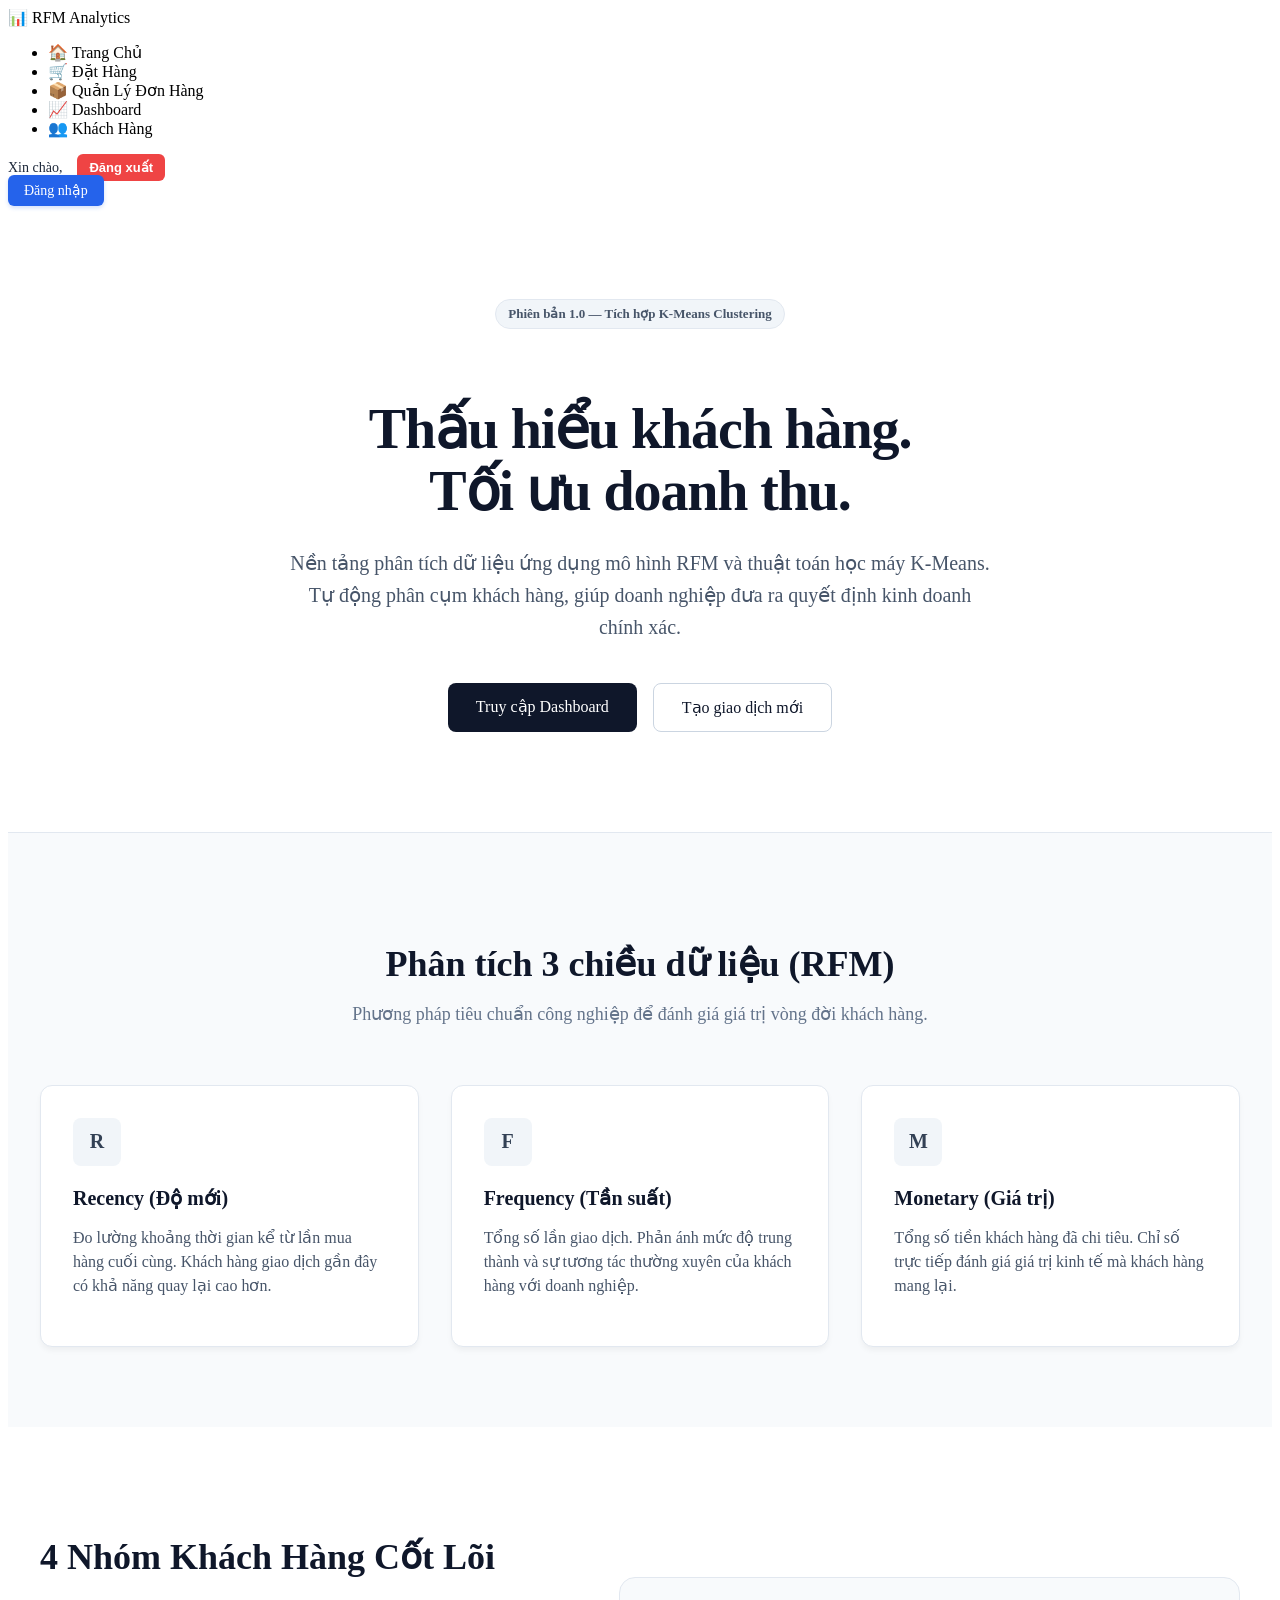
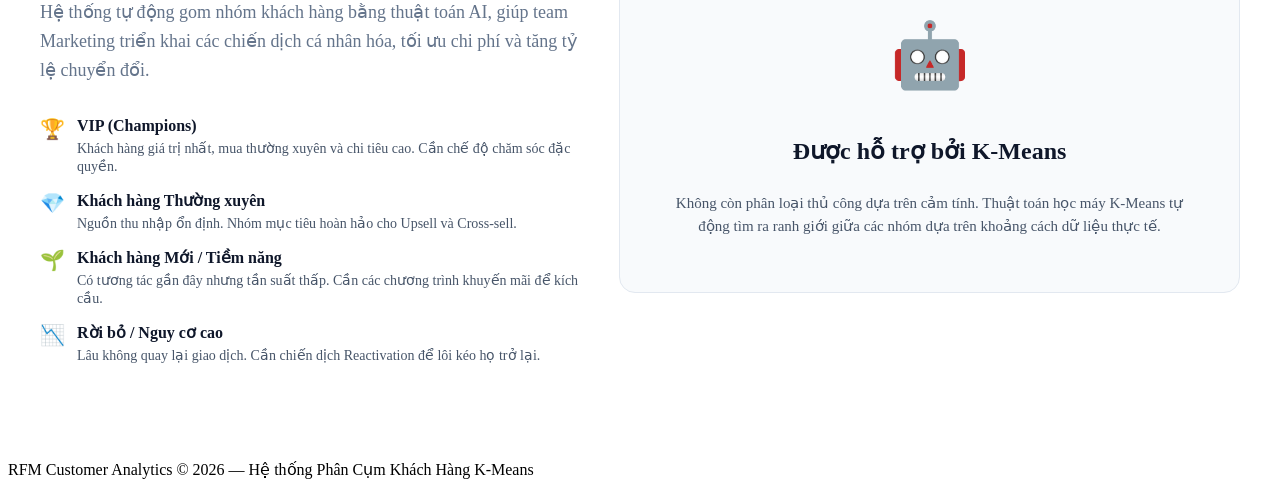
<file: web/target/classes/templates/index.html>
<!DOCTYPE html>
<html lang="vi" xmlns:th="http://www.thymeleaf.org" xmlns:sec="http://www.thymeleaf.org/extras/spring-security">
<head>
    <meta charset="UTF-8"/>
    <meta name="viewport" content="width=device-width, initial-scale=1.0"/>
    <title>RFM Customer Analytics — Trang Chủ</title>
    <meta name="description" content="Hệ thống phân cụm khách hàng RFM &amp; K-Means — Phân tích, trực quan hóa và tối ưu chiến lược marketing."/>
    <link rel="preconnect" href="https://fonts.googleapis.com"/>
    <link href="https://fonts.googleapis.com/css2?family=Inter:wght@300;400;500;600;700&display=swap" rel="stylesheet"/>
    <link rel="stylesheet" th:href="@{/css/style.css}"/>
</head>
<body>

<!-- NAVBAR -->
<nav class="navbar">
    <div class="navbar-brand">
        <span class="brand-icon">📊</span>
        <span class="brand-text">RFM Analytics</span>
    </div>
    <ul class="navbar-menu">
        <li><a th:href="@{/}" class="active" id="nav-home">🏠 Trang Chủ</a></li>
        <li sec:authorize="isAuthenticated()"><a th:href="@{/order}" id="nav-order">🛒 Đặt Hàng</a></li>
        <li sec:authorize="hasRole('ADMIN')"><a th:href="@{/orders}" id="nav-orders">📦 Quản Lý Đơn Hàng</a></li>
        <li sec:authorize="hasRole('ADMIN')"><a th:href="@{/dashboard}" id="nav-dashboard">📈 Dashboard</a></li>
        <li sec:authorize="hasRole('ADMIN')"><a th:href="@{/customers}" id="nav-customers">👥 Khách Hàng</a></li>
    </ul>
    <div class="navbar-user" sec:authorize="isAuthenticated()" style="display: flex; align-items: center; gap: 15px; margin-left: auto;">
        <span style="font-size: 14px; font-weight: 500; color: #1e293b;">
            Xin chào, <b sec:authentication="name" style="color: #2563eb;"></b>
        </span>
        <form th:action="@{/logout}" method="post" style="margin: 0;">
            <button type="submit" style="background: #ef4444; color: white; border: none; padding: 6px 12px; border-radius: 6px; cursor: pointer; font-size: 13px; font-weight: 600;">Đăng xuất</button>
        </form>
    </div>
    <div class="navbar-user" sec:authorize="!isAuthenticated()" style="margin-left: auto;">
        <a th:href="@{/login}" style="background: #2563eb; color: white; text-decoration: none; padding: 8px 16px; border-radius: 6px; font-weight: 500; font-size: 14px; box-shadow: 0 2px 4px rgba(37, 99, 235, 0.2);">Đăng nhập</a>
    </div>
</nav>

<main class="main-content" style="background-color: #ffffff; padding-top: 0;">

    <!-- SAAS HERO SECTION -->
    <section style="padding: 100px 20px; text-align: center; max-width: 900px; margin: 0 auto;">
        <div style="display: inline-block; padding: 6px 12px; background: #f1f5f9; color: #475569; font-size: 13px; font-weight: 600; border-radius: 20px; margin-bottom: 24px; border: 1px solid #e2e8f0;">
            Phiên bản 1.0 — Tích hợp K-Means Clustering
        </div>
        <h1 style="font-size: 3.5rem; font-weight: 800; color: #0f172a; line-height: 1.1; margin-bottom: 24px; letter-spacing: -0.02em;">
            Thấu hiểu khách hàng.<br/>Tối ưu doanh thu.
        </h1>
        <p style="font-size: 1.25rem; color: #475569; line-height: 1.6; max-width: 700px; margin: 0 auto 40px;">
            Nền tảng phân tích dữ liệu ứng dụng mô hình RFM và thuật toán học máy K-Means. Tự động phân cụm khách hàng, giúp doanh nghiệp đưa ra quyết định kinh doanh chính xác.
        </p>
        <div style="display: flex; gap: 16px; justify-content: center;">
            <a th:href="@{/dashboard}" style="background-color: #0f172a; color: #ffffff; padding: 14px 28px; font-size: 16px; font-weight: 500; border-radius: 8px; text-decoration: none; transition: background-color 0.2s;">
                Truy cập Dashboard
            </a>
            <a th:href="@{/order}" style="background-color: #ffffff; color: #0f172a; padding: 14px 28px; font-size: 16px; font-weight: 500; border-radius: 8px; text-decoration: none; border: 1px solid #cbd5e1; transition: border-color 0.2s;">
                Tạo giao dịch mới
            </a>
        </div>
    </section>

    <!-- METRICS EXPLANATION -->
    <section style="background-color: #f8fafc; padding: 80px 20px; border-top: 1px solid #e2e8f0;">
        <div style="max-width: 1200px; margin: 0 auto;">
            <div style="text-align: center; margin-bottom: 60px;">
                <h2 style="font-size: 2.25rem; font-weight: 700; color: #0f172a; margin-bottom: 16px;">Phân tích 3 chiều dữ liệu (RFM)</h2>
                <p style="font-size: 1.125rem; color: #64748b;">Phương pháp tiêu chuẩn công nghiệp để đánh giá giá trị vòng đời khách hàng.</p>
            </div>
            
            <div style="display: grid; grid-template-columns: repeat(auto-fit, minmax(300px, 1fr)); gap: 32px;">
                <div style="background: #ffffff; padding: 32px; border-radius: 12px; border: 1px solid #e2e8f0; box-shadow: 0 4px 6px -1px rgba(0, 0, 0, 0.05);">
                    <div style="width: 48px; height: 48px; background: #f1f5f9; border-radius: 8px; display: flex; align-items: center; justify-content: center; font-size: 20px; font-weight: bold; color: #334155; margin-bottom: 20px;">R</div>
                    <h3 style="font-size: 1.25rem; font-weight: 600; color: #0f172a; margin-bottom: 12px;">Recency (Độ mới)</h3>
                    <p style="color: #475569; line-height: 1.5;">Đo lường khoảng thời gian kể từ lần mua hàng cuối cùng. Khách hàng giao dịch gần đây có khả năng quay lại cao hơn.</p>
                </div>
                
                <div style="background: #ffffff; padding: 32px; border-radius: 12px; border: 1px solid #e2e8f0; box-shadow: 0 4px 6px -1px rgba(0, 0, 0, 0.05);">
                    <div style="width: 48px; height: 48px; background: #f1f5f9; border-radius: 8px; display: flex; align-items: center; justify-content: center; font-size: 20px; font-weight: bold; color: #334155; margin-bottom: 20px;">F</div>
                    <h3 style="font-size: 1.25rem; font-weight: 600; color: #0f172a; margin-bottom: 12px;">Frequency (Tần suất)</h3>
                    <p style="color: #475569; line-height: 1.5;">Tổng số lần giao dịch. Phản ánh mức độ trung thành và sự tương tác thường xuyên của khách hàng với doanh nghiệp.</p>
                </div>
                
                <div style="background: #ffffff; padding: 32px; border-radius: 12px; border: 1px solid #e2e8f0; box-shadow: 0 4px 6px -1px rgba(0, 0, 0, 0.05);">
                    <div style="width: 48px; height: 48px; background: #f1f5f9; border-radius: 8px; display: flex; align-items: center; justify-content: center; font-size: 20px; font-weight: bold; color: #334155; margin-bottom: 20px;">M</div>
                    <h3 style="font-size: 1.25rem; font-weight: 600; color: #0f172a; margin-bottom: 12px;">Monetary (Giá trị)</h3>
                    <p style="color: #475569; line-height: 1.5;">Tổng số tiền khách hàng đã chi tiêu. Chỉ số trực tiếp đánh giá giá trị kinh tế mà khách hàng mang lại.</p>
                </div>
            </div>
        </div>
    </section>

    <!-- CUSTOMER SEGMENTS -->
    <section style="padding: 80px 20px;">
        <div style="max-width: 1200px; margin: 0 auto;">
            <div style="display: flex; flex-wrap: wrap; align-items: center; gap: 40px;">
                <div style="flex: 1; min-width: 300px;">
                    <h2 style="font-size: 2.25rem; font-weight: 700; color: #0f172a; margin-bottom: 20px;">4 Nhóm Khách Hàng Cốt Lõi</h2>
                    <p style="font-size: 1.125rem; color: #64748b; line-height: 1.6; margin-bottom: 32px;">
                        Hệ thống tự động gom nhóm khách hàng bằng thuật toán AI, giúp team Marketing triển khai các chiến dịch cá nhân hóa, tối ưu chi phí và tăng tỷ lệ chuyển đổi.
                    </p>
                    <ul style="list-style: none; padding: 0; margin: 0; display: flex; flex-direction: column; gap: 16px;">
                        <li style="display: flex; align-items: flex-start; gap: 12px;">
                            <span style="font-size: 20px;">🏆</span>
                            <div>
                                <strong style="color: #0f172a; display: block; margin-bottom: 4px;">VIP (Champions)</strong>
                                <span style="color: #475569; font-size: 14px;">Khách hàng giá trị nhất, mua thường xuyên và chi tiêu cao. Cần chế độ chăm sóc đặc quyền.</span>
                            </div>
                        </li>
                        <li style="display: flex; align-items: flex-start; gap: 12px;">
                            <span style="font-size: 20px;">💎</span>
                            <div>
                                <strong style="color: #0f172a; display: block; margin-bottom: 4px;">Khách hàng Thường xuyên</strong>
                                <span style="color: #475569; font-size: 14px;">Nguồn thu nhập ổn định. Nhóm mục tiêu hoàn hảo cho Upsell và Cross-sell.</span>
                            </div>
                        </li>
                        <li style="display: flex; align-items: flex-start; gap: 12px;">
                            <span style="font-size: 20px;">🌱</span>
                            <div>
                                <strong style="color: #0f172a; display: block; margin-bottom: 4px;">Khách hàng Mới / Tiềm năng</strong>
                                <span style="color: #475569; font-size: 14px;">Có tương tác gần đây nhưng tần suất thấp. Cần các chương trình khuyến mãi để kích cầu.</span>
                            </div>
                        </li>
                        <li style="display: flex; align-items: flex-start; gap: 12px;">
                            <span style="font-size: 20px;">📉</span>
                            <div>
                                <strong style="color: #0f172a; display: block; margin-bottom: 4px;">Rời bỏ / Nguy cơ cao</strong>
                                <span style="color: #475569; font-size: 14px;">Lâu không quay lại giao dịch. Cần chiến dịch Reactivation để lôi kéo họ trở lại.</span>
                            </div>
                        </li>
                    </ul>
                </div>
                <div style="flex: 1; min-width: 300px; background: #f8fafc; border: 1px solid #e2e8f0; border-radius: 16px; padding: 40px; text-align: center; display: flex; flex-direction: column; align-items: center; justify-content: center;">
                    <div style="font-size: 64px; margin-bottom: 20px;">🤖</div>
                    <h3 style="font-size: 1.5rem; font-weight: 600; color: #0f172a; margin-bottom: 12px;">Được hỗ trợ bởi K-Means</h3>
                    <p style="color: #475569; line-height: 1.5; font-size: 15px;">
                        Không còn phân loại thủ công dựa trên cảm tính. Thuật toán học máy K-Means tự động tìm ra ranh giới giữa các nhóm dựa trên khoảng cách dữ liệu thực tế.
                    </p>
                </div>
            </div>
        </div>
    </section>

</main>

<footer class="footer">
    <p>RFM Customer Analytics &copy; 2026 — Hệ thống Phân Cụm Khách Hàng K-Means</p>
</footer>

</body>
</html>
</file>
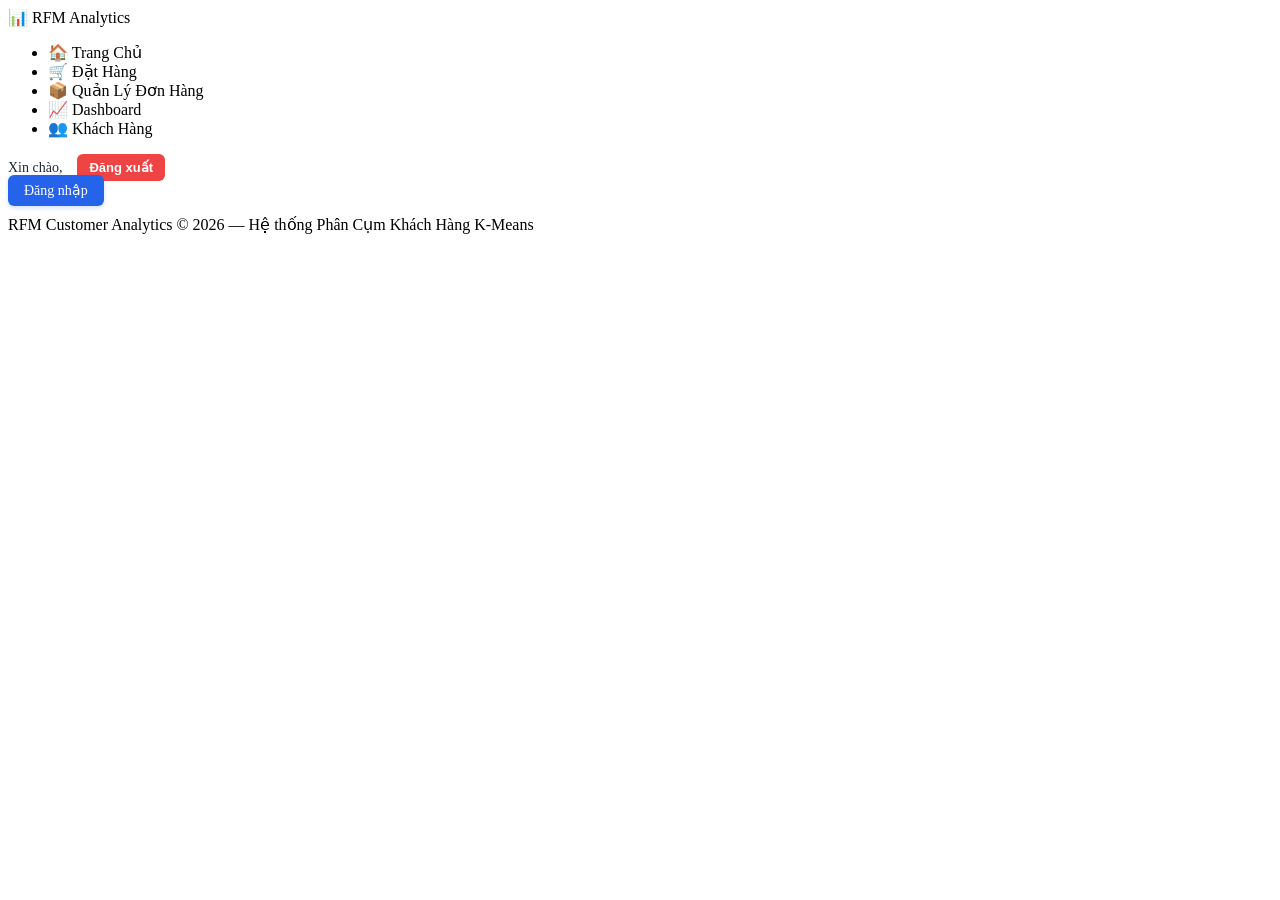
<file: web/target/classes/templates/layout.html>
<!DOCTYPE html>
<html lang="vi" xmlns:th="http://www.thymeleaf.org" xmlns:sec="http://www.thymeleaf.org/extras/spring-security">
<head>
    <meta charset="UTF-8"/>
    <meta name="viewport" content="width=device-width, initial-scale=1.0"/>
    <title th:text="${pageTitle != null ? pageTitle + ' — RFM Analytics' : 'RFM Customer Analytics'}">RFM Analytics</title>
    <meta name="description" th:content="${pageDescription != null ? pageDescription : 'Hệ thống phân cụm khách hàng RFM &amp; K-Means'}"/>
    <!-- Google Fonts -->
    <link rel="preconnect" href="https://fonts.googleapis.com"/>
    <link rel="preconnect" href="https://fonts.gstatic.com" crossorigin/>
    <link href="https://fonts.googleapis.com/css2?family=Inter:wght@300;400;500;600;700&display=swap" rel="stylesheet"/>
    <!-- Chart.js -->
    <link rel="stylesheet" th:href="@{/css/style.css}"/>
    <th:block th:replace="${headExtra}"></th:block>
</head>
<body>

<!-- ── NAVBAR ───────────────────────────────────── -->
<nav class="navbar" role="navigation" aria-label="Main navigation">
    <div class="navbar-brand">
        <span class="brand-icon">📊</span>
        <span class="brand-text">RFM Analytics</span>
    </div>
    <ul class="navbar-menu">
        <li sec:authorize="hasRole('ADMIN')">
            <a th:href="@{/}" th:classappend="${activePage == 'home'} ? 'active'" id="nav-home">
                🏠 Trang Chủ
            </a>
        </li>
        <li sec:authorize="isAuthenticated()">
            <a th:href="@{/order}" th:classappend="${activePage == 'order'} ? 'active'" id="nav-order">
                🛒 Đặt Hàng
            </a>
        </li>
        <li sec:authorize="hasRole('ADMIN')">
            <a th:href="@{/orders}" th:classappend="${activePage == 'orders'} ? 'active'" id="nav-orders">
                📦 Quản Lý Đơn Hàng
            </a>
        </li>
        <li sec:authorize="hasRole('ADMIN')">
            <a th:href="@{/dashboard}" th:classappend="${activePage == 'dashboard'} ? 'active'" id="nav-dashboard">
                📈 Dashboard
            </a>
        </li>
        <li sec:authorize="hasRole('ADMIN')">
            <a th:href="@{/customers}" th:classappend="${activePage == 'customers'} ? 'active'" id="nav-customers">
                👥 Khách Hàng
            </a>
        </li>
    </ul>
    <div class="navbar-user" sec:authorize="isAuthenticated()" style="display: flex; align-items: center; gap: 15px; margin-left: auto;">
        <span style="font-size: 14px; font-weight: 500; color: #1e293b;">
            Xin chào, <b sec:authentication="name" style="color: #2563eb;"></b>
        </span>
        <form th:action="@{/logout}" method="post" style="margin: 0;">
            <button type="submit" style="background: #ef4444; color: white; border: none; padding: 6px 12px; border-radius: 6px; cursor: pointer; font-size: 13px; font-weight: 600;">Đăng xuất</button>
        </form>
    </div>
    <div class="navbar-user" sec:authorize="!isAuthenticated()" style="margin-left: auto;">
        <a th:href="@{/login}" style="background: #2563eb; color: white; text-decoration: none; padding: 8px 16px; border-radius: 6px; font-weight: 500; font-size: 14px; box-shadow: 0 2px 4px rgba(37, 99, 235, 0.2);">Đăng nhập</a>
    </div>
</nav>

<!-- ── MAIN CONTENT ─────────────────────────────── -->
<main class="main-content">
    <th:block th:replace="${content}"></th:block>
</main>

<!-- ── FOOTER ───────────────────────────────────── -->
<footer class="footer">
    <p>RFM Customer Analytics &copy; 2026 — Hệ thống Phân Cụm Khách Hàng K-Means</p>
</footer>

<th:block th:replace="${scripts}"></th:block>
</body>
</html>
</file>
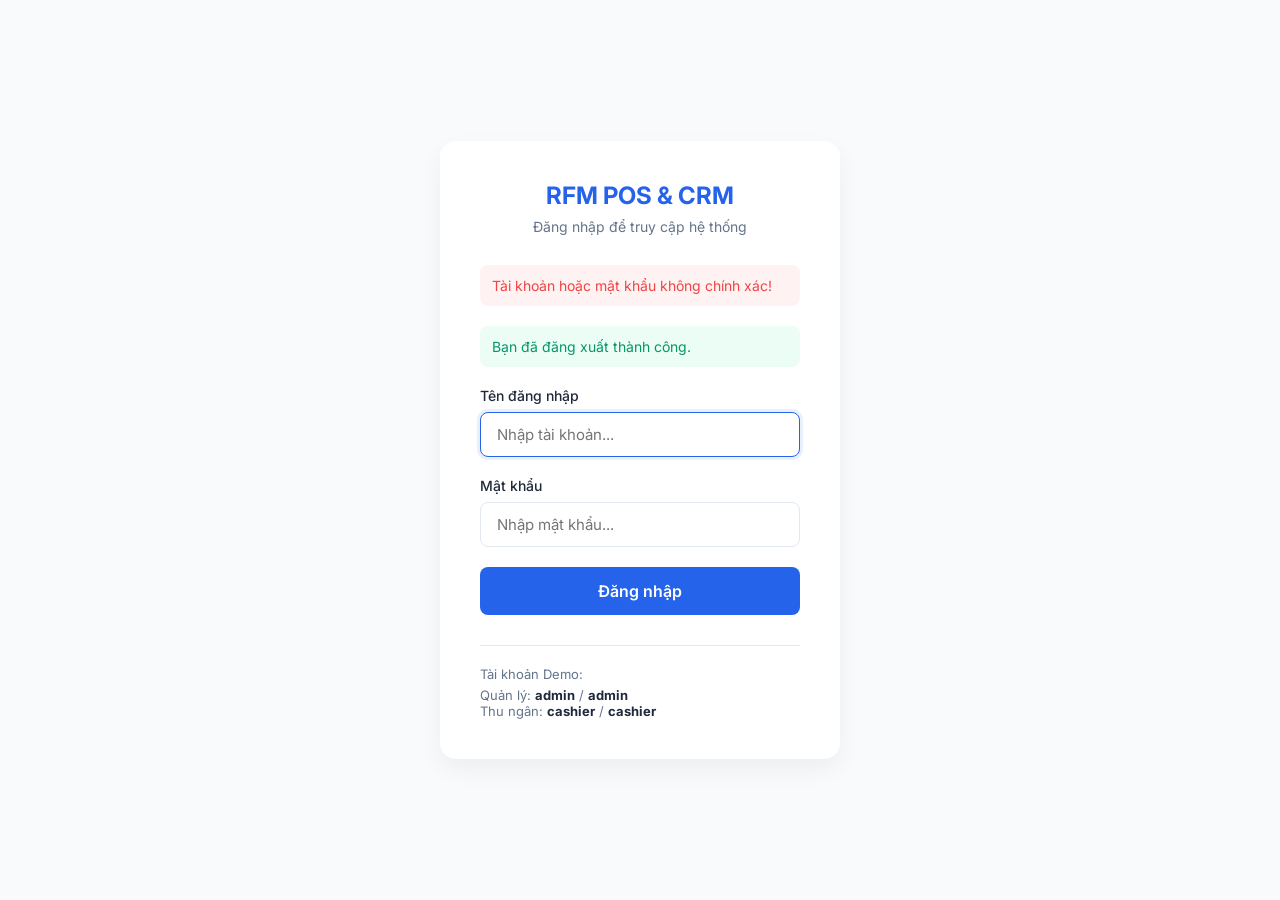
<file: web/target/classes/templates/login.html>
<!DOCTYPE html>
<html lang="vi" xmlns:th="http://www.thymeleaf.org">
<head>
    <meta charset="UTF-8">
    <meta name="viewport" content="width=device-width, initial-scale=1.0">
    <title>Đăng Nhập Hệ Thống POS</title>
    <link href="https://fonts.googleapis.com/css2?family=Inter:wght@400;500;600;700&display=swap" rel="stylesheet">
    <style>
        :root {
            --primary: #2563eb;
            --primary-hover: #1d4ed8;
            --bg: #f8fafc;
            --surface: #ffffff;
            --text-main: #1e293b;
            --text-muted: #64748b;
        }

        * {
            box-sizing: border-box;
            margin: 0;
            padding: 0;
            font-family: 'Inter', sans-serif;
        }

        body {
            background-color: var(--bg);
            color: var(--text-main);
            display: flex;
            align-items: center;
            justify-content: center;
            min-height: 100vh;
        }

        .login-container {
            background: var(--surface);
            padding: 40px;
            border-radius: 16px;
            box-shadow: 0 10px 25px rgba(0,0,0,0.05);
            width: 100%;
            max-width: 400px;
            text-align: center;
        }

        .login-header h1 {
            font-size: 24px;
            color: var(--primary);
            margin-bottom: 8px;
        }

        .login-header p {
            color: var(--text-muted);
            font-size: 14px;
            margin-bottom: 30px;
        }

        .form-group {
            text-align: left;
            margin-bottom: 20px;
        }

        .form-group label {
            display: block;
            font-size: 14px;
            font-weight: 500;
            margin-bottom: 8px;
            color: var(--text-main);
        }

        .form-group input {
            width: 100%;
            padding: 12px 16px;
            border: 1px solid #e2e8f0;
            border-radius: 8px;
            font-size: 15px;
            outline: none;
            transition: all 0.2s;
        }

        .form-group input:focus {
            border-color: var(--primary);
            box-shadow: 0 0 0 3px rgba(37,99,235,0.1);
        }

        .btn-login {
            width: 100%;
            padding: 14px;
            background: var(--primary);
            color: white;
            border: none;
            border-radius: 8px;
            font-size: 16px;
            font-weight: 600;
            cursor: pointer;
            transition: background 0.2s;
        }

        .btn-login:hover {
            background: var(--primary-hover);
        }

        .error-message {
            color: #ef4444;
            background: #fef2f2;
            padding: 12px;
            border-radius: 8px;
            font-size: 14px;
            margin-bottom: 20px;
            text-align: left;
        }

        .demo-accounts {
            margin-top: 30px;
            padding-top: 20px;
            border-top: 1px solid #e2e8f0;
            font-size: 13px;
            color: var(--text-muted);
            text-align: left;
        }
        .demo-accounts b { color: var(--text-main); }
    </style>
</head>
<body>

    <div class="login-container">
        <div class="login-header">
            <h1>RFM POS & CRM</h1>
            <p>Đăng nhập để truy cập hệ thống</p>
        </div>

        <div th:if="${param.error}" class="error-message">
            Tài khoản hoặc mật khẩu không chính xác!
        </div>
        <div th:if="${param.logout}" class="error-message" style="color: #059669; background: #ecfdf5;">
            Bạn đã đăng xuất thành công.
        </div>

        <form th:action="@{/login}" method="post">
            <div class="form-group">
                <label for="username">Tên đăng nhập</label>
                <input type="text" id="username" name="username" required autofocus placeholder="Nhập tài khoản...">
            </div>
            <div class="form-group">
                <label for="password">Mật khẩu</label>
                <input type="password" id="password" name="password" required placeholder="Nhập mật khẩu...">
            </div>
            <button type="submit" class="btn-login">Đăng nhập</button>
        </form>

        <div class="demo-accounts">
            <p style="margin-bottom: 5px;">Tài khoản Demo:</p>
            <p>Quản lý: <b>admin</b> / <b>admin</b></p>
            <p>Thu ngân: <b>cashier</b> / <b>cashier</b></p>
        </div>
    </div>

</body>
</html>
</file>
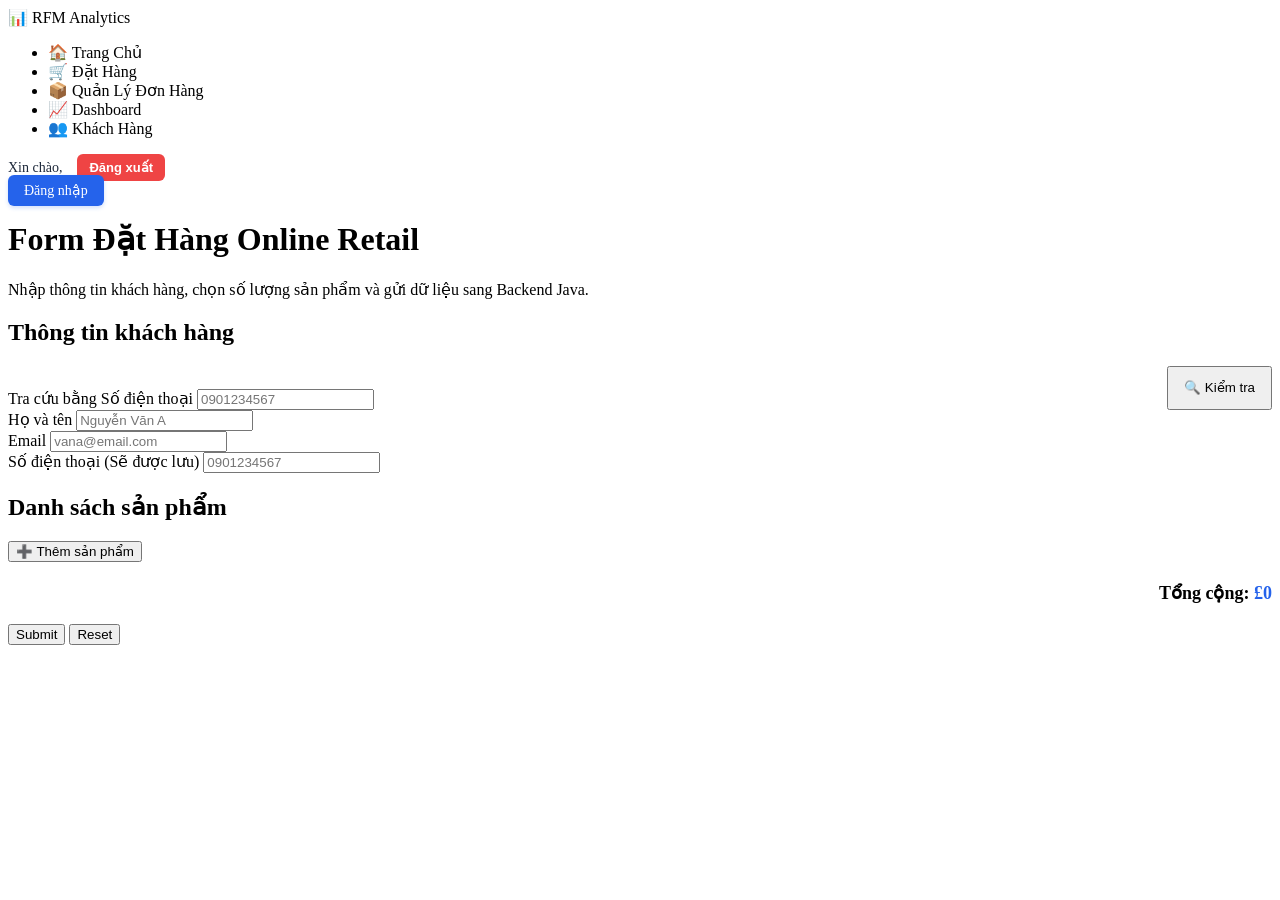
<file: web/target/classes/templates/order.html>
<!DOCTYPE html>
<html lang="vi" xmlns:th="http://www.thymeleaf.org" xmlns:sec="http://www.thymeleaf.org/extras/spring-security">
  <head>
    <meta charset="UTF-8" />
    <meta name="viewport" content="width=device-width, initial-scale=1.0" />
    <title>Form Đặt Hàng</title>
    <!-- Keep global style for navbar -->
    <link rel="stylesheet" th:href="@{/css/style.css}" />
    <!-- Order form specific style overriding layout -->
    <link rel="stylesheet" th:href="@{/css/order-form.css}" />
  </head>
  <body>
    <!-- NAVBAR -->
    <nav class="navbar">
        <div class="navbar-brand">
            <span class="brand-icon">📊</span>
            <span class="brand-text">RFM Analytics</span>
        </div>
        <ul class="navbar-menu">
            <li><a th:href="@{/}" id="nav-home">🏠 Trang Chủ</a></li>
            <li sec:authorize="isAuthenticated()"><a th:href="@{/order}" class="active" id="nav-order">🛒 Đặt Hàng</a></li>
            <li sec:authorize="hasRole('ADMIN')"><a th:href="@{/orders}" id="nav-orders">📦 Quản Lý Đơn Hàng</a></li>
            <li sec:authorize="hasRole('ADMIN')"><a th:href="@{/dashboard}" id="nav-dashboard">📈 Dashboard</a></li>
            <li sec:authorize="hasRole('ADMIN')"><a th:href="@{/customers}" id="nav-customers">👥 Khách Hàng</a></li>
        </ul>
        <div class="navbar-user" sec:authorize="isAuthenticated()" style="display: flex; align-items: center; gap: 15px; margin-left: auto;">
            <span style="font-size: 14px; font-weight: 500; color: #1e293b;">
                Xin chào, <b sec:authentication="name" style="color: #2563eb;"></b>
            </span>
            <form th:action="@{/logout}" method="post" style="margin: 0;">
                <button type="submit" style="background: #ef4444; color: white; border: none; padding: 6px 12px; border-radius: 6px; cursor: pointer; font-size: 13px; font-weight: 600;">Đăng xuất</button>
            </form>
        </div>
        <div class="navbar-user" sec:authorize="!isAuthenticated()" style="margin-left: auto;">
            <a th:href="@{/login}" style="background: #2563eb; color: white; text-decoration: none; padding: 8px 16px; border-radius: 6px; font-weight: 500; font-size: 14px; box-shadow: 0 2px 4px rgba(37, 99, 235, 0.2);">Đăng nhập</a>
        </div>
    </nav>

    <div class="container">
      <header class="page-header">
        <h1>Form Đặt Hàng Online Retail</h1>
        <p>Nhập thông tin khách hàng, chọn số lượng sản phẩm và gửi dữ liệu sang Backend Java.</p>
      </header>

      <main class="layout">
        <section class="card">
          <h2>Thông tin khách hàng</h2>

          <form id="order-form" novalidate>
            <div class="form-group" style="display: flex; gap: 10px; align-items: flex-end;">
              <div style="flex: 1;">
                <label for="search-phone">Tra cứu bằng Số điện thoại</label>
                <input
                  id="search-phone"
                  name="searchPhone"
                  type="tel"
                  inputmode="numeric"
                  placeholder="0901234567"
                />
              </div>
              <button type="button" id="btn-search-customer" class="btn-form secondary-button" style="width: auto; height: 44px; padding: 0 15px;">🔍 Kiểm tra</button>
            </div>
            
            <div id="ai-suggestion-badge" style="display: none; padding: 12px; border-radius: 8px; margin-bottom: 20px; font-weight: 500; font-size: 14px;"></div>

            <div class="form-group">
              <label for="customer-name">Họ và tên</label>
              <input
                id="customer-name"
                name="customerName"
                type="text"
                placeholder="Nguyễn Văn A"
                required
              />
            </div>

            <div class="form-group">
              <label for="customer-email">Email</label>
              <input
                id="customer-email"
                name="email"
                type="email"
                placeholder="vana@email.com"
                required
              />
            </div>

            <div class="form-group">
              <label for="customer-phone">Số điện thoại (Sẽ được lưu)</label>
              <input
                id="customer-phone"
                name="phone"
                type="tel"
                inputmode="numeric"
                placeholder="0901234567"
                required
              />
            </div>

            <h2>Danh sách sản phẩm</h2>
            <div id="product-list" class="product-list" aria-live="polite"></div>
            
            <button type="button" id="btn-add-product" class="btn-form secondary-button" style="margin-bottom: 20px;">➕ Thêm sản phẩm</button>
            
            <div style="font-size: 18px; font-weight: bold; text-align: right; margin-bottom: 20px;">
                Tổng cộng: <span id="grandTotal" style="color: #2563eb;">£0</span>
            </div>

            <div class="button-row">
              <button id="submit-button" class="btn-form" type="submit">Submit</button>
              <button id="reset-button" type="button" class="btn-form secondary-button">Reset</button>
            </div>

            <p id="form-status" class="form-status" role="status" aria-live="polite"></p>
          </form>
        </section>

        <section class="card" id="result-card" style="display: none;">
            <h2>Kết quả K-Means & RFM</h2>
            <p id="res-cluster" style="font-weight: bold; font-size: 18px; margin-bottom: 10px;"></p>
            <p id="res-rfm"></p>
        </section>
      </main>
    </div>

    <script th:src="@{/js/order.js}"></script>
  </body>
</html>
</file>
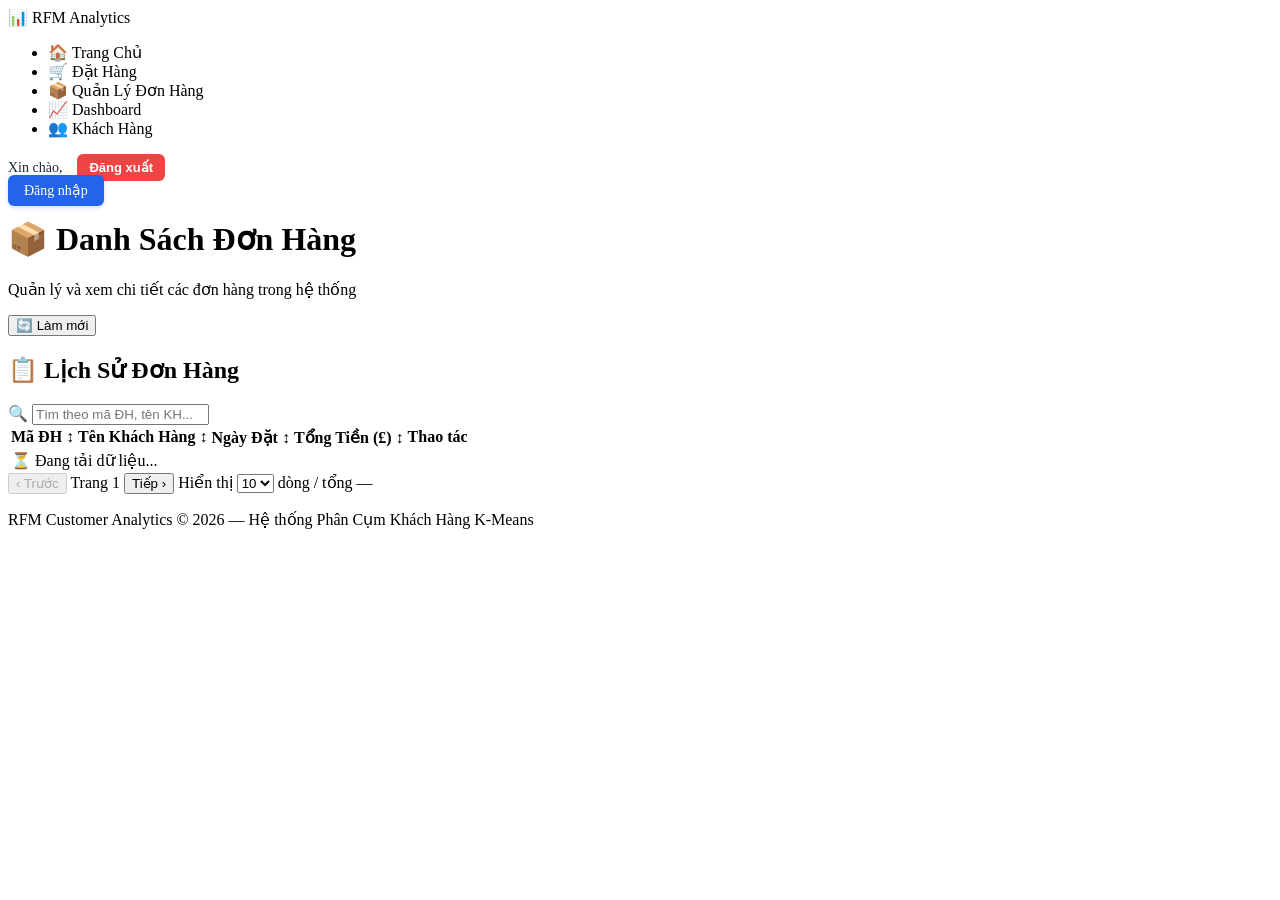
<file: web/target/classes/templates/orders.html>
<!DOCTYPE html>
<html lang="vi" xmlns:th="http://www.thymeleaf.org" xmlns:sec="http://www.thymeleaf.org/extras/spring-security">
<head>
    <meta charset="UTF-8"/>
    <meta name="viewport" content="width=device-width, initial-scale=1.0"/>
    <title>Danh Sách Đơn Hàng — RFM Analytics</title>
    <link rel="preconnect" href="https://fonts.googleapis.com"/>
    <link href="https://fonts.googleapis.com/css2?family=Inter:wght@300;400;500;600;700&display=swap" rel="stylesheet"/>
    <link rel="stylesheet" th:href="@{/css/style.css}"/>
</head>
<body class="dashboard-body">

<!-- NAVBAR -->
<nav class="navbar">
    <div class="navbar-brand">
        <span class="brand-icon">📊</span>
        <span class="brand-text">RFM Analytics</span>
    </div>
    <ul class="navbar-menu">
        <li><a th:href="@{/}" id="nav-home">🏠 Trang Chủ</a></li>
        <li sec:authorize="isAuthenticated()"><a th:href="@{/order}" id="nav-order">🛒 Đặt Hàng</a></li>
        <li sec:authorize="hasRole('ADMIN')"><a th:href="@{/orders}" class="active" id="nav-orders">📦 Quản Lý Đơn Hàng</a></li>
        <li sec:authorize="hasRole('ADMIN')"><a th:href="@{/dashboard}" id="nav-dashboard">📈 Dashboard</a></li>
        <li sec:authorize="hasRole('ADMIN')"><a th:href="@{/customers}" id="nav-customers">👥 Khách Hàng</a></li>
    </ul>
    <div class="navbar-user" sec:authorize="isAuthenticated()" style="display: flex; align-items: center; gap: 15px; margin-left: auto;">
        <span style="font-size: 14px; font-weight: 500; color: #1e293b;">
            Xin chào, <b sec:authentication="name" style="color: #2563eb;"></b>
        </span>
        <form th:action="@{/logout}" method="post" style="margin: 0;">
            <button type="submit" style="background: #ef4444; color: white; border: none; padding: 6px 12px; border-radius: 6px; cursor: pointer; font-size: 13px; font-weight: 600;">Đăng xuất</button>
        </form>
    </div>
    <div class="navbar-user" sec:authorize="!isAuthenticated()" style="margin-left: auto;">
        <a th:href="@{/login}" style="background: #2563eb; color: white; text-decoration: none; padding: 8px 16px; border-radius: 6px; font-weight: 500; font-size: 14px; box-shadow: 0 2px 4px rgba(37, 99, 235, 0.2);">Đăng nhập</a>
    </div>
</nav>

<main class="main-content dashboard-main">

    <div class="dash-header">
        <div>
            <h1 class="dash-title">📦 Danh Sách Đơn Hàng</h1>
            <p class="dash-subtitle">Quản lý và xem chi tiết các đơn hàng trong hệ thống</p>
        </div>
        
        <div class="dash-header-actions">
            <button class="btn btn-outline btn-sm" id="btnRefresh" title="Làm mới dữ liệu">🔄 Làm mới</button>
        </div>
    </div>

    <!-- ── DATA TABLE ── -->
    <div class="table-panel" id="panel-table">
        <div class="table-panel-header">
            <h2 class="table-title">📋 Lịch Sử Đơn Hàng</h2>
            <div class="table-controls">
                <div class="search-wrapper">
                    <span class="search-icon">🔍</span>
                    <input type="text" id="searchInput" placeholder="Tìm theo mã ĐH, tên KH..."
                           aria-label="Tìm kiếm đơn hàng"/>
                </div>
            </div>
        </div>

        <div class="table-wrapper">
            <table class="data-table" id="dataTable">
                <thead>
                    <tr>
                        <th data-col="maDh" class="sortable" id="th-ma-dh">Mã ĐH <span class="sort-icon">↕</span></th>
                        <th data-col="tenKh" class="sortable" id="th-ten-kh">Tên Khách Hàng <span class="sort-icon">↕</span></th>
                        <th data-col="ngayDat" class="sortable" id="th-ngay-dat">Ngày Đặt <span class="sort-icon">↕</span></th>
                        <th data-col="tongTien" class="sortable" id="th-tong-tien">Tổng Tiền (£) <span class="sort-icon">↕</span></th>
                        <th id="th-action">Thao tác</th>
                    </tr>
                </thead>
                <tbody id="tableBody">
                    <tr>
                        <td colspan="5" class="table-loading">⏳ Đang tải dữ liệu...</td>
                    </tr>
                </tbody>
            </table>
        </div>

        <!-- Pagination -->
        <div class="pagination" id="pagination">
            <button class="page-btn" id="btnPrevPage" disabled>‹ Trước</button>
            <span class="page-info" id="pageInfo">Trang 1</span>
            <button class="page-btn" id="btnNextPage">Tiếp ›</button>
            <span class="page-size-label">Hiển thị</span>
            <select id="pageSize" aria-label="Số dòng mỗi trang">
                <option value="10">10</option>
                <option value="20">20</option>
                <option value="50">50</option>
            </select>
            <span class="page-total" id="pageTotal">dòng / tổng —</span>
        </div>
    </div>

</main>

<footer class="footer">
    <p>RFM Customer Analytics &copy; 2026 — Hệ thống Phân Cụm Khách Hàng K-Means</p>
</footer>

<!-- ── ORDER DETAILS MODAL ── -->
<div id="orderDetailModal" class="modal-overlay" style="display: none;">
    <div class="modal-content profile-content">
        <div class="modal-header">
            <h3>Chi Tiết Đơn Hàng #<span id="modalMaDh"></span></h3>
            <button id="btnCloseModal" class="btn-close">✕</button>
        </div>
        <div class="profile-body">
            <!-- Info Section -->
            <div class="profile-info-section" style="margin-bottom: 20px;">
                <div class="profile-details">
                    <h2 id="modalTenKh">Tên Khách Hàng</h2>
                    <p id="modalNgayDat">Ngày đặt: </p>
                    <p id="modalTongTien" style="font-weight: bold; color: var(--primary); font-size: 1.1rem;"></p>
                </div>
            </div>

            <!-- Products Table -->
            <div class="profile-history">
                <h4>Sản Phẩm Trong Đơn</h4>
                <div class="prof-table-wrapper">
                    <table class="data-table prof-table">
                        <thead>
                            <tr>
                                <th>Sản Phẩm</th>
                                <th>Số Lượng</th>
                                <th>Đơn Giá (£)</th>
                                <th>Thành Tiền (£)</th>
                            </tr>
                        </thead>
                        <tbody id="modalProductsBody">
                            <tr><td colspan="4" style="text-align: center;">Đang tải...</td></tr>
                        </tbody>
                    </table>
                </div>
            </div>
        </div>
        <div class="modal-footer" style="margin-top: 20px; display: flex; justify-content: flex-end;">
            <button id="btnCancelDetail" class="btn btn-outline btn-sm">Đóng</button>
        </div>
    </div>
</div>

<!-- Modal CSS -->
<style>
.modal-overlay { position: fixed; top: 0; left: 0; width: 100%; height: 100%; background: rgba(0,0,0,0.5); display: flex; align-items: flex-start; justify-content: center; z-index: 1000; overflow-y: auto; padding: 40px 20px; }
.modal-content { background: var(--bg-card); padding: 24px; border-radius: var(--r-md); width: 600px; max-width: 100%; box-shadow: var(--shadow-lg); border: 1px solid var(--border); margin: auto; }
.modal-header { display: flex; justify-content: space-between; align-items: center; margin-bottom: 16px; }
.modal-header h3 { margin: 0; color: var(--text-primary); font-size: 1.1rem; }
.btn-close { background: none; border: none; font-size: 1.2rem; cursor: pointer; color: var(--text-muted); }
.btn-close:hover { color: var(--text-primary); }
.action-btn { background: none; border: none; cursor: pointer; font-size: 1rem; padding: 4px; margin: 0 4px; opacity: 0.7; transition: opacity var(--t-fast); }
.action-btn:hover { opacity: 1; }
</style>

<script th:src="@{/js/orders.js}"></script>
</body>
</html>
</file>
